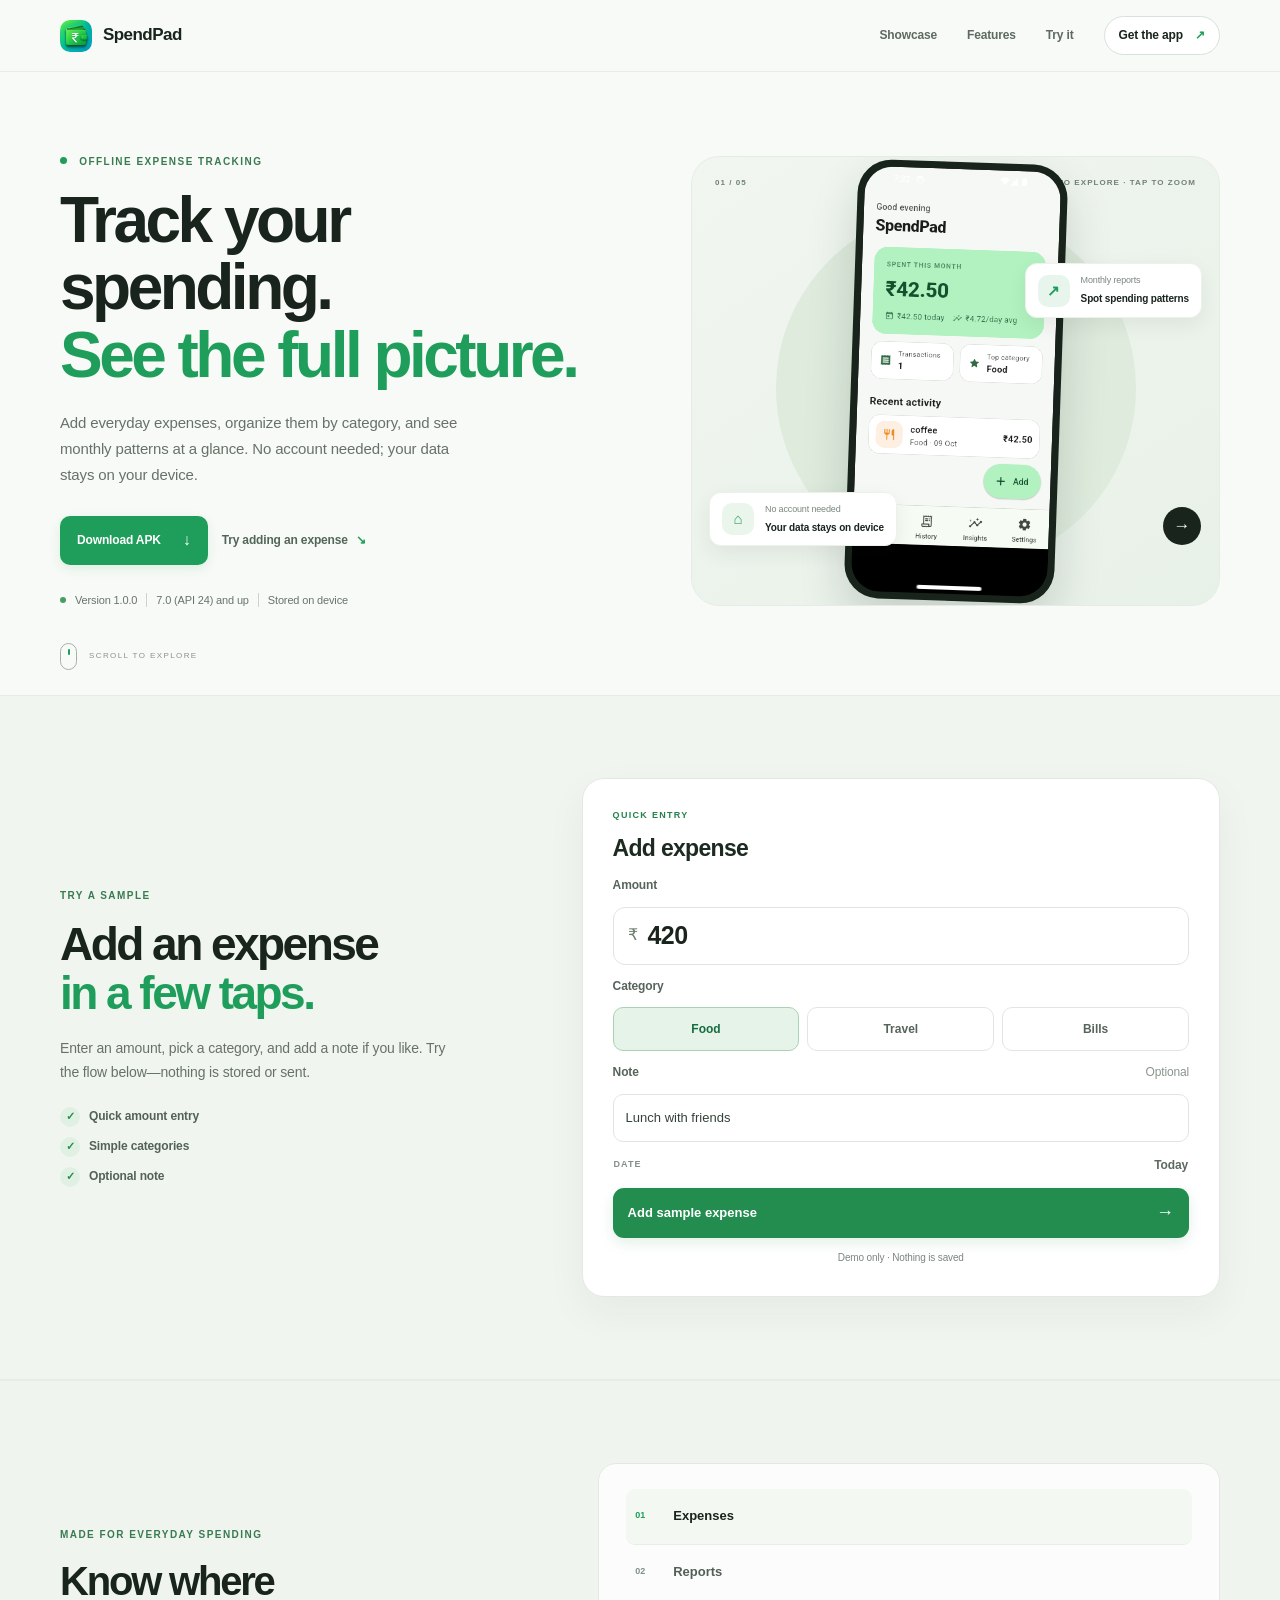
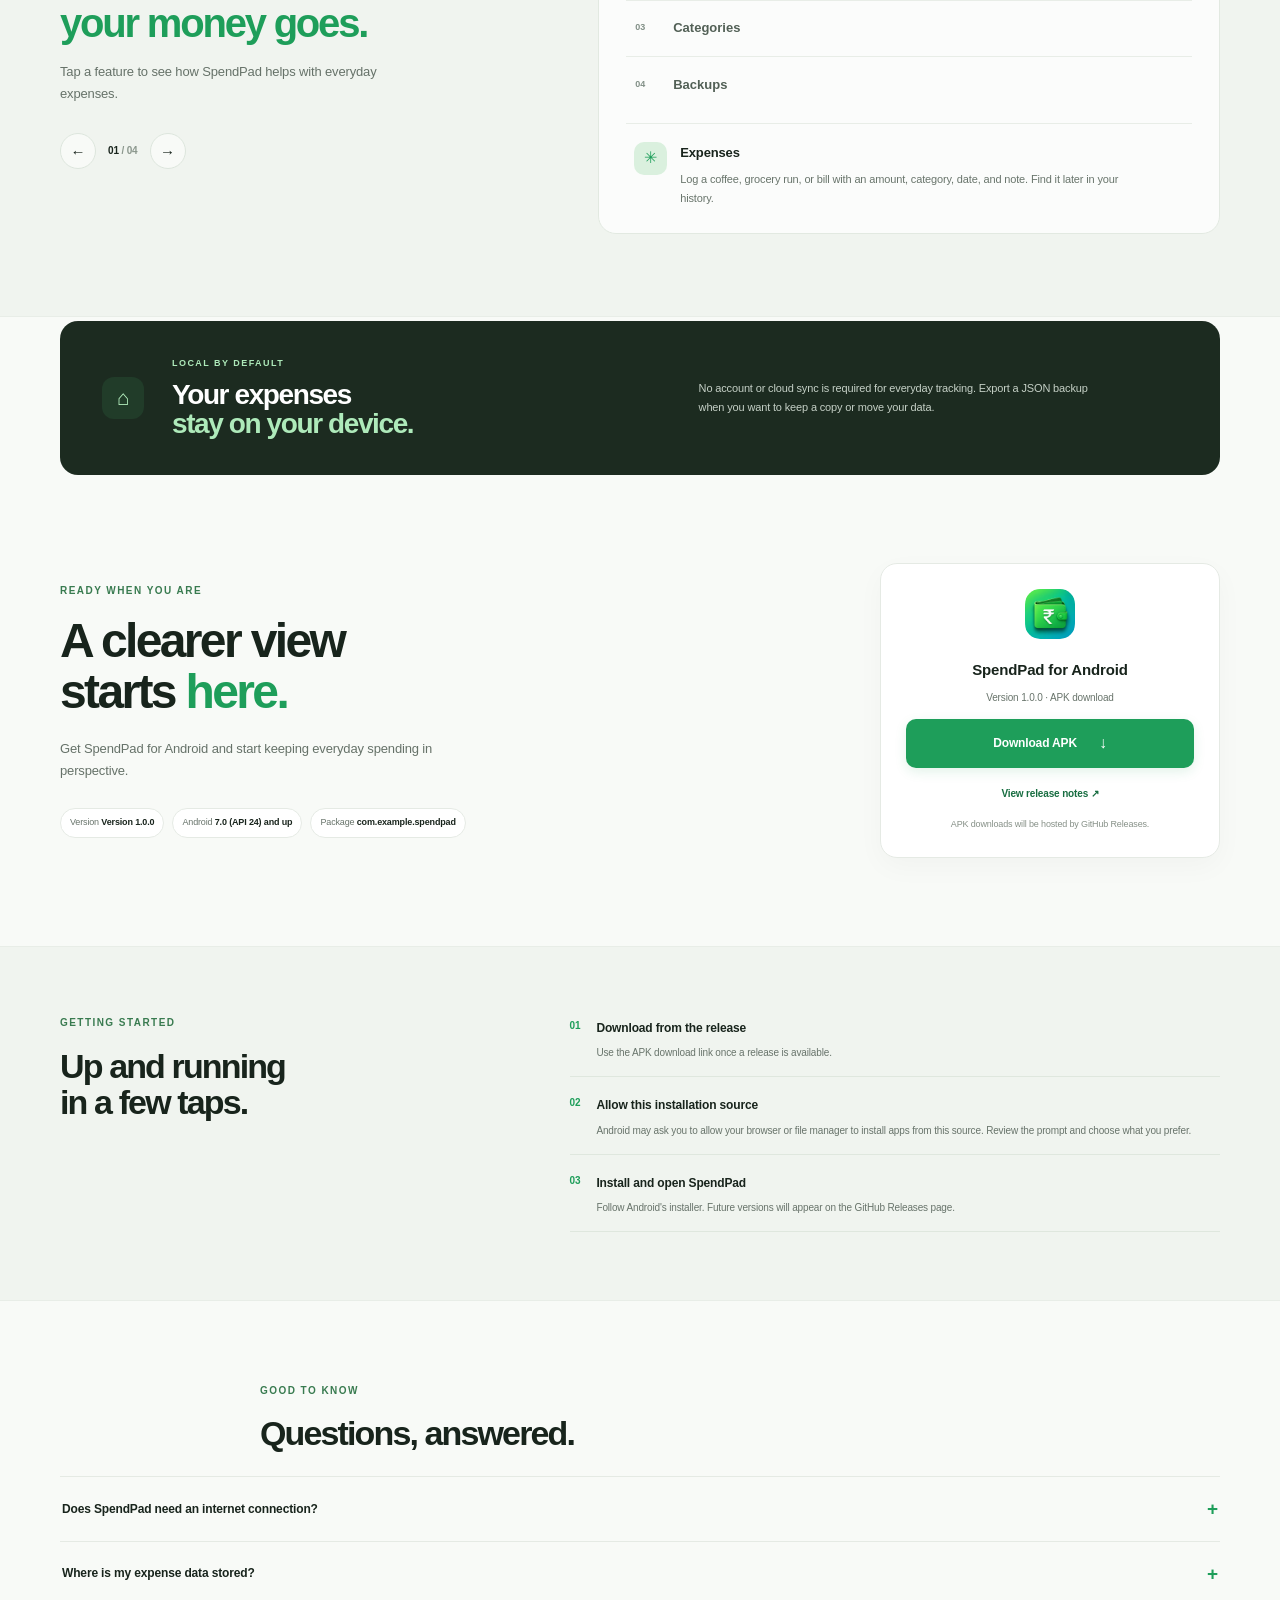
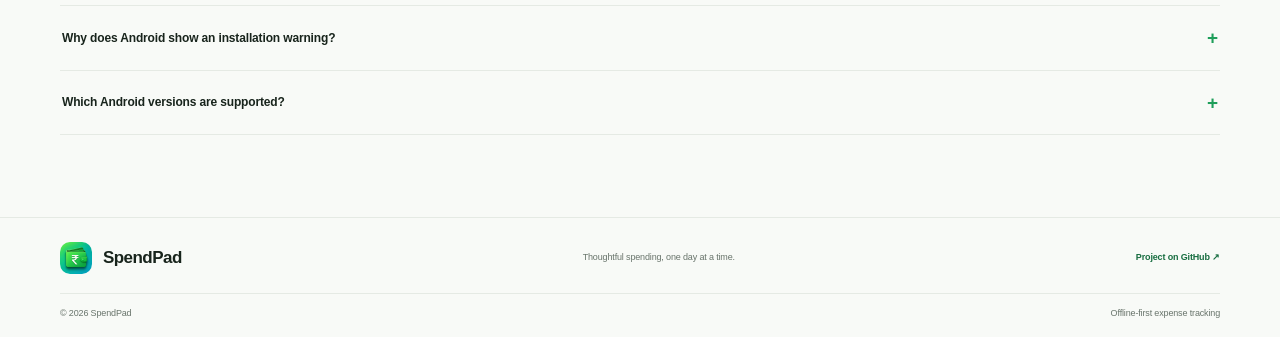
<file: download-site/index.html>
<!doctype html>
<html lang="en">
<head>
  <meta charset="utf-8">
  <meta name="viewport" content="width=device-width, initial-scale=1">
  <meta name="theme-color" content="#f6f8f5">
  <meta name="description" content="Track everyday expenses, see category and monthly spending patterns, and keep your data on your device with SpendPad.">
  <meta property="og:type" content="website">
  <meta property="og:title" content="SpendPad — Simple offline expense tracking">
  <meta property="og:description" content="Track everyday expenses, see category and monthly spending patterns, and keep your data on your device.">
  <meta name="twitter:card" content="summary">
  <title>SpendPad — Simple offline expense tracking</title>
  <link rel="icon" href="assets/app_icon.png">
  <link rel="stylesheet" href="styles.css">
  <script type="module" src="script.js"></script>
</head>
<body>
  <header class="topbar">
    <a class="brand" href="#showcase" aria-label="SpendPad home"><img src="assets/app_icon.png" alt=""><span>SpendPad</span></a>
    <button class="menu-toggle" aria-expanded="false" aria-controls="nav" aria-label="Open navigation"><span></span><span></span></button>
    <nav id="nav" aria-label="Main navigation"><a href="#showcase">Showcase</a><a href="#features">Features</a><a href="#try-it">Try it</a><a class="nav-download" data-apk href="#download">Get the app <span>↗</span></a></nav>
  </header>
  <main>
    <section class="hero wrap" id="showcase">
      <div class="hero-copy reveal">
        <p class="eyebrow"><span class="live-dot"></span> OFFLINE EXPENSE TRACKING</p>
        <h1>Track your spending.<br><em>See the full picture.</em></h1>
        <p class="lede">Add everyday expenses, organize them by category, and see monthly patterns at a glance. No account needed; your data stays on your device.</p>
        <div class="hero-actions"><a class="button primary" data-apk href="#download">Download APK <span>↓</span></a><a class="hero-explore" href="#try-it">Try adding an expense <span>↘</span></a></div>
        <div class="release-line"><span class="release-dot"></span><span data-version>Version 1.0.0</span><span class="line-divider"></span><span data-compatibility>Android 7.0 and up</span><span class="line-divider"></span><span>Stored on device</span></div>
      </div>
      <div class="hero-preview reveal" aria-label="SpendPad app screen preview">
        <div class="preview-note"><span>01 / 05</span><span>SWIPE TO EXPLORE · TAP TO ZOOM</span></div>
        <div class="device"><button class="device-screen" type="button" aria-label="Open home dashboard screenshot"><img id="hero-shot" src="assets/screenshots/01-home.png" alt="SpendPad home dashboard showing monthly spending and recent activity" width="320" height="640" decoding="async" fetchpriority="high"></button></div>
        <div class="float-tag tag-top"><span class="tag-icon">↗</span><span><small>Monthly reports</small><b>Spot spending patterns</b></span></div>
        <div class="float-tag tag-bottom"><span class="tag-icon mint">⌂</span><span><small>No account needed</small><b>Your data stays on device</b></span></div>
        <button class="preview-next" aria-label="Next app screen">→</button>
      </div>
      <a class="scroll-cue" href="#features"><span></span> SCROLL TO EXPLORE</a>
    </section>

    <section class="entry-demo-section" id="try-it"><div class="wrap entry-demo-layout">
      <div class="entry-demo-copy reveal"><p class="eyebrow">TRY A SAMPLE</p><h2>Add an expense<br><em>in a few taps.</em></h2><p>Enter an amount, pick a category, and add a note if you like. Try the flow below—nothing is stored or sent.</p><ul><li>Quick amount entry</li><li>Simple categories</li><li>Optional note</li></ul></div>
      <div class="entry-demo-card reveal"><form class="entry-demo" id="entry-demo" aria-label="Interactive sample expense entry">
        <div class="demo-fields">
          <p class="demo-kicker">QUICK ENTRY</p><h2>Add expense</h2>
          <label class="demo-amount-label" for="demo-amount">Amount</label>
          <div class="demo-amount"><span>₹</span><input id="demo-amount" type="number" inputmode="decimal" min="0.01" step="0.01" value="420" aria-label="Expense amount in rupees"></div>
          <span class="demo-label">Category</span>
          <div class="demo-categories" role="group" aria-label="Choose expense category"><button type="button" class="selected" aria-pressed="true">Food</button><button type="button" aria-pressed="false">Travel</button><button type="button" aria-pressed="false">Bills</button></div>
          <label class="demo-label" for="demo-note">Note <span>Optional</span></label>
          <input class="demo-note" id="demo-note" type="text" value="Lunch with friends" maxlength="40">
          <div class="demo-date"><span>DATE</span><b>Today</b></div>
          <button class="demo-save" type="submit">Add sample expense <span>→</span></button>
          <p class="demo-footnote">Demo only · Nothing is saved</p>
        </div>
        <div class="demo-success" hidden><span class="success-check">✓</span><p class="demo-kicker">SAMPLE ADDED</p><h2>Expense saved</h2><p><b data-demo-saved-amount>₹420</b> · <span data-demo-saved-category>Food</span></p><p class="demo-disclaimer">Demo only · nothing was saved</p><button class="demo-again" type="button">Try another</button></div>
      </form></div>
    </div></section>


    <section class="feature-band" id="features"><div class="wrap feature-layout">
      <div class="feature-intro reveal"><p class="eyebrow">MADE FOR EVERYDAY SPENDING</p><h2>Know where<br><em>your money goes.</em></h2><p>Tap a feature to see how SpendPad helps with everyday expenses.</p><div class="feature-controls"><button data-feature-prev aria-label="Previous feature">←</button><span data-feature-count>01 <i>/ 04</i></span><button data-feature-next aria-label="Next feature">→</button></div></div>
      <div class="feature-detail reveal"><div class="feature-tabs" role="tablist" aria-label="SpendPad features">
        <button class="feature-tab active" role="tab" aria-selected="true" aria-controls="feature-panel" tabindex="0" data-index="0"><span>01</span><b>Expenses</b></button>
        <button class="feature-tab" role="tab" aria-selected="false" aria-controls="feature-panel" tabindex="-1" data-index="1"><span>02</span><b>Reports</b></button>
        <button class="feature-tab" role="tab" aria-selected="false" aria-controls="feature-panel" tabindex="-1" data-index="2"><span>03</span><b>Categories</b></button>
        <button class="feature-tab" role="tab" aria-selected="false" aria-controls="feature-panel" tabindex="-1" data-index="3"><span>04</span><b>Backups</b></button>
      </div><div class="feature-description" id="feature-panel" role="tabpanel" aria-live="polite"><span class="feature-mark">✳</span><div><h3 data-feature-title>Expenses</h3><p data-feature-description>Log a coffee, grocery run, or bill with an amount, category, date, and note. Find it later in your history.</p></div></div></div>
    </div></section>

    <section class="privacy-section"><div class="wrap privacy-card reveal"><div class="privacy-symbol">⌂</div><div><p class="eyebrow">LOCAL BY DEFAULT</p><h2>Your expenses<br><em>stay on your device.</em></h2></div><p>No account or cloud sync is required for everyday tracking. Export a JSON backup when you want to keep a copy or move your data.</p></div></section>

    <section class="download-section wrap" id="download"><div class="download-copy reveal"><p class="eyebrow">READY WHEN YOU ARE</p><h2>A clearer view<br>starts <em>here.</em></h2><p>Get SpendPad for Android and start keeping everyday spending in perspective.</p><div class="download-facts"><span>Version <b data-version>1.0.0</b></span><span>Android <b data-compatibility>5.0 and up</b></span><span>Package <b>com.example.spendpad</b></span></div></div><div class="download-card reveal"><img src="assets/app_icon.png" alt="SpendPad app icon"><h3>SpendPad for Android</h3><p data-release-status>Release is being prepared.</p><a class="button primary download-cta" data-apk href="#download">Download APK <span>↓</span></a><a class="release-link" data-release href="#download">View release notes ↗</a><p class="source-note">APK downloads will be hosted by GitHub Releases.</p></div></section>

    <section class="install-section"><div class="wrap install-layout"><div><p class="eyebrow">GETTING STARTED</p><h2>Up and running<br>in a few taps.</h2></div><ol class="install-steps"><li><span>01</span><div><b>Download from the release</b><p>Use the APK download link once a release is available.</p></div></li><li><span>02</span><div><b>Allow this installation source</b><p>Android may ask you to allow your browser or file manager to install apps from this source. Review the prompt and choose what you prefer.</p></div></li><li><span>03</span><div><b>Install and open SpendPad</b><p>Follow Android's installer. Future versions will appear on the GitHub Releases page.</p></div></li></ol></div></section>

    <section class="faq-section wrap"><div class="section-heading"><div><p class="eyebrow">GOOD TO KNOW</p><h2>Questions, answered.</h2></div></div><div class="faq-list"><details><summary>Does SpendPad need an internet connection?<span>+</span></summary><p>Expense tracking and local storage work offline. Internet access may be used by Android or the selected source when downloading an update.</p></details><details><summary>Where is my expense data stored?<span>+</span></summary><p>SpendPad stores expenses on your device. You can export a JSON backup and manage that file yourself.</p></details><details><summary>Why does Android show an installation warning?<span>+</span></summary><p>Android may show security prompts for apps installed outside an app store. Check that the APK came from the linked SpendPad GitHub Release before continuing.</p></details><details><summary>Which Android versions are supported?<span>+</span></summary><p>The current APK reports minimum SDK API 24 (Android 7.0). Actual availability can depend on the device and Android version.</p></details></div></section>
  </main>
  <aside class="mobile-download" aria-label="Quick app download" aria-hidden="true" inert><span class="mobile-download-app"><img src="assets/app_icon.png" alt=""><span><b>SpendPad</b><small><span data-version>Version 1.0.0</span> · Android</small></span></span><a class="mobile-download-button" data-apk href="#download">Download <span aria-hidden="true">↓</span></a></aside>
  <footer><div class="wrap footer-inner"><a class="brand" href="#showcase"><img src="assets/app_icon.png" alt=""><span>SpendPad</span></a><span>Thoughtful spending, one day at a time.</span><a href="https://github.com/kavi617/spendpad">Project on GitHub ↗</a></div><div class="wrap footer-bottom"><span>© <span data-year></span> SpendPad</span><span>Offline-first expense tracking</span></div></footer>

  <dialog class="lightbox" aria-label="Screenshot viewer"><button class="lightbox-close" aria-label="Close screenshot">×</button><button class="lightbox-arrow prev" aria-label="Previous screenshot">←</button><img alt=""><button class="lightbox-arrow next" aria-label="Next screenshot">→</button><p></p></dialog>
</body>
</html>
</file>
<file: download-site/styles.css>
/* System font stack keeps the showcase quick and independent of font CDNs. */
:root{--green:#1e9e5a;--green-dark:#176d40;--mint:#adf0bb;--ink:#17251b;--muted:#647168;--paper:#f6f8f5;--surface:#fff;--line:#e1e7e0;--radius:20px;--font:'DM Sans',sans-serif;--display:'Manrope','DM Sans',sans-serif}*{box-sizing:border-box}html{scroll-behavior:smooth;scroll-padding-top:88px}body{margin:0;background:var(--paper);color:var(--ink);font-family:var(--font);-webkit-font-smoothing:antialiased}button,a{font:inherit}a{color:inherit;text-decoration:none}button{color:inherit}.wrap{width:min(1140px,calc(100% - 64px));margin-inline:auto}.topbar{height:78px;padding:0 max(32px,calc((100% - 1140px)/2));display:flex;align-items:center;justify-content:space-between;background:rgba(246,248,245,.92);position:sticky;top:0;z-index:10;border-bottom:1px solid rgba(225,231,224,.8);backdrop-filter:blur(14px)}.brand{display:inline-flex;gap:11px;align-items:center;font-family:var(--display);font-weight:800;font-size:18px;letter-spacing:-.7px}.brand img{width:34px;height:34px;border-radius:11px}nav{display:flex;gap:34px;align-items:center;font-size:13px;font-weight:600;color:#526056}nav a{transition:color .2s}nav a:hover{color:var(--green)}nav .nav-download{border:1px solid #cbd5cb;padding:10px 14px;border-radius:999px;color:var(--ink)}nav .nav-download span{margin-left:9px;color:var(--green)}.menu-toggle{display:none}.hero{min-height:650px;padding-top:98px;padding-bottom:90px;display:grid;grid-template-columns:1.03fr .97fr;align-items:center;position:relative;gap:48px}.eyebrow{font-size:10px;font-weight:700;letter-spacing:1.7px;color:var(--green-dark);margin:0 0 20px}.live-dot,.release-dot{display:inline-block;width:7px;height:7px;border-radius:100%;background:var(--green);margin-right:8px;vertical-align:1px}h1,h2,h3,p{margin-top:0}h1,h2{font-family:var(--display);letter-spacing:-2.8px;line-height:1.09}h1{font-size:clamp(44px,5.3vw,68px);margin-bottom:23px}h1 em,h2 em{font-style:normal;color:var(--green)}.lede{font-size:16px;line-height:1.8;color:var(--muted);max-width:430px;margin-bottom:30px}.hero-actions{display:flex;gap:12px;align-items:center}.button{display:inline-flex;align-items:center;justify-content:center;gap:25px;padding:14px 19px;border-radius:12px;font-size:13px;font-weight:700;transition:transform .2s,box-shadow .2s,background .2s}.button:hover{transform:translateY(-2px)}.button:active{transform:translateY(1px)}.button.primary{background:var(--green);color:white;box-shadow:0 7px 18px #1e9e5a25}.button.primary:hover{background:var(--green-dark);box-shadow:0 9px 23px #1e9e5a38}.button.secondary{background:white;border:1px solid var(--line)}.button span{font-size:16px}.release-line{display:flex;align-items:center;gap:10px;margin-top:34px;font-size:12px;color:var(--muted)}.line-divider{width:1px;height:14px;background:#ccd5cc}.release-dot{width:6px;height:6px;margin:0}.hero-preview{height:480px;position:relative;display:flex;align-items:center;justify-content:center}.hero-preview:before{content:'';position:absolute;width:450px;height:450px;border-radius:50%;background:#e7f0e6;right:2%;top:3%}.device{position:relative;width:260px;padding:8px;background:#18241b;border-radius:39px;box-shadow:0 28px 55px #13271a30;transform:rotate(3deg);z-index:1}.device-screen{border-radius:32px;overflow:hidden;background:white;aspect-ratio:9/19.5}.device-screen img{display:block;width:100%;height:100%;object-fit:cover}.preview-note{position:absolute;top:0;left:0;right:0;display:flex;justify-content:space-between;color:#829086;font-size:9px;letter-spacing:1.2px;font-weight:700}.float-tag{position:absolute;z-index:2;display:flex;align-items:center;gap:11px;background:white;border:1px solid #edf0ec;border-radius:14px;padding:12px 15px;box-shadow:0 10px 28px #1f312515}.float-tag small,.float-tag b{display:block}.float-tag small{color:#7a867d;font-size:10px;margin-bottom:3px}.float-tag b{font-size:11px}.tag-top{top:112px;right:0}.tag-bottom{bottom:84px;left:0}.tag-icon{height:32px;width:32px;border-radius:10px;background:#e8f5ec;color:var(--green);display:grid;place-items:center;font-weight:800}.tag-icon.mint{background:#eaf6eb}.preview-next{z-index:3;position:absolute;right:6px;bottom:91px;border:0;width:43px;height:43px;border-radius:50%;background:var(--ink);color:white;cursor:pointer;font-size:19px;transition:transform .2s}.preview-next:hover{transform:translateX(3px)}.scroll-cue{position:absolute;left:0;bottom:28px;font-size:9px;letter-spacing:1.7px;color:#89938b;display:flex;align-items:center;gap:12px}.scroll-cue span{height:27px;width:17px;border:1px solid #a5b0a6;border-radius:99px;position:relative}.scroll-cue span:after{content:'';position:absolute;top:5px;left:7px;background:var(--green);width:2px;height:6px;border-radius:4px;animation:scroll 1.4s infinite}@keyframes scroll{to{transform:translateY(7px);opacity:0}}.feature-band{background:#eef3ed;padding:95px 0}.feature-layout{display:grid;grid-template-columns:.82fr 1.18fr;gap:100px;align-items:center}.feature-intro h2,.section-heading h2,.privacy-card h2,.download-copy h2,.install-layout h2{font-size:42px;margin-bottom:20px}.feature-intro>p:not(.eyebrow){color:var(--muted);font-size:14px;line-height:1.8;max-width:360px}.feature-controls{margin-top:39px;display:flex;align-items:center;gap:15px}.feature-controls button,.gallery-arrow,.lightbox-arrow{width:38px;height:38px;border:1px solid #d7dfd6;border-radius:50%;background:transparent;cursor:pointer;transition:all .2s}.feature-controls button:hover,.gallery-arrow:hover{background:var(--green);color:white;border-color:var(--green)}.feature-controls span{font-size:11px;font-weight:700}.feature-controls i{font-style:normal;color:#8b978d}.feature-tabs{border-top:1px solid #d8e0d7}.feature-tab{width:100%;height:65px;background:transparent;border:0;border-bottom:1px solid #d8e0d7;display:grid;grid-template-columns:48px 1fr 30px;text-align:left;align-items:center;padding:0 5px;cursor:pointer;color:#829087;transition:all .2s}.feature-tab span{font-size:10px;font-weight:700}.feature-tab b{font-size:15px;color:#758178;font-weight:600;transition:color .2s}.feature-tab i{font-style:normal;font-size:19px}.feature-tab.active b,.feature-tab:hover b{color:var(--ink)}.feature-tab.active{color:var(--green)}.feature-tab.active i{color:var(--green);transform:rotate(45deg)}.feature-description{display:flex;gap:16px;align-items:flex-start;margin-top:28px;min-height:90px}.feature-mark{height:37px;width:37px;border-radius:12px;background:#daf0de;display:grid;place-items:center;color:var(--green);font-size:18px}.feature-description h3{font-family:var(--display);font-size:15px;margin:1px 0 7px}.feature-description p{font-size:12px;line-height:1.7;color:var(--muted);max-width:440px;margin:0}.gallery-section{padding-top:105px;padding-bottom:110px}.section-heading{display:flex;justify-content:space-between;align-items:end;margin-bottom:38px}.section-heading h2{margin:0;font-size:38px}.section-heading>p{color:var(--muted);font-size:12px;line-height:1.7;margin:0 0 5px}.gallery-stage{position:relative;background:#edf2ec;border-radius:24px;min-height:340px;display:flex;align-items:center;justify-content:center;padding:32px 70px 55px;overflow:hidden}.gallery-stage:before{content:'';position:absolute;border:1px solid #dce5dc;width:440px;height:440px;border-radius:50%;left:50%;top:50%;transform:translate(-50%,-42%)}.gallery-image{position:relative;border:6px solid #18241b;background:#fff;padding:0;border-radius:26px;height:330px;aspect-ratio:9/19.5;overflow:hidden;box-shadow:0 18px 35px #17251b25;cursor:zoom-in;transition:opacity .2s,transform .2s}.gallery-image img{height:100%;width:100%;object-fit:cover}.gallery-arrow{position:absolute;z-index:2;background:white}.gallery-arrow.prev{left:24px}.gallery-arrow.next{right:24px}.gallery-caption{position:absolute;bottom:19px;left:26px;right:26px;display:flex;justify-content:space-between;font-size:11px;font-weight:600;color:#546257}.gallery-caption span:last-child{color:#849087}.thumbnails{display:flex;gap:10px;margin-top:15px;overflow:auto;padding:3px 0 8px}.thumb{flex:1;min-width:120px;height:74px;border:2px solid transparent;border-radius:12px;padding:0;overflow:hidden;background:#eaf0e9;cursor:pointer;transition:border .2s,transform .2s}.thumb img{width:100%;height:100%;object-fit:cover;object-position:top}.thumb:hover{transform:translateY(-2px)}.thumb[aria-selected=true]{border-color:var(--green)}.privacy-section{padding:20px 0 100px}.privacy-card{background:#17261c;color:white;border-radius:22px;padding:43px 54px;display:grid;grid-template-columns:55px 1fr 1fr;align-items:center;gap:25px}.privacy-symbol{width:49px;height:49px;border-radius:15px;background:#213c29;color:#b7f2c1;display:grid;place-items:center;font-size:25px}.privacy-card .eyebrow{color:#aeeaba;margin-bottom:12px}.privacy-card h2{font-size:30px;margin:0;letter-spacing:-1.4px}.privacy-card h2 em{color:#aeeaba}.privacy-card>p{font-size:12px;line-height:1.8;color:#bfcbc1;margin:0;max-width:400px}.download-section{padding:10px 0 105px;display:grid;grid-template-columns:1fr 360px;align-items:center;gap:90px}.download-copy h2{font-size:52px}.download-copy>p:not(.eyebrow){font-size:14px;color:var(--muted);max-width:410px;line-height:1.8}.download-facts{margin-top:32px;display:flex;flex-wrap:wrap;gap:9px}.download-facts span{font-size:10px;color:var(--muted);border:1px solid var(--line);padding:8px 10px;border-radius:999px}.download-facts b{color:var(--ink);font-weight:600}.download-card{background:white;border:1px solid var(--line);border-radius:20px;padding:26px;text-align:center;box-shadow:0 15px 40px #19331d0a}.download-card>img{width:55px;height:55px;border-radius:17px;margin-bottom:13px}.download-card h3{font-family:var(--display);font-size:16px;margin-bottom:8px}.download-card>p{color:var(--muted);font-size:11px}.download-cta{display:flex;width:100%;margin:16px 0 13px}.download-cta[aria-disabled=true]{opacity:.52;cursor:not-allowed;box-shadow:none}.release-link{font-size:11px;font-weight:600;color:var(--green-dark)}.source-note{margin:19px 0 0!important;font-size:10px!important;color:#879188!important}.install-section{padding:80px 0;background:#edf3ec}.install-layout{display:grid;grid-template-columns:.8fr 1.2fr;gap:100px}.install-layout h2{font-size:37px}.install-steps{padding:0;margin:0;list-style:none}.install-steps li{display:flex;gap:20px;padding:18px 0;border-bottom:1px solid #d8e1d7}.install-steps li:first-child{padding-top:0}.install-steps li>span{font-size:10px;color:var(--green);font-weight:700;padding-top:3px}.install-steps b{font-size:13px}.install-steps p{margin:6px 0 0;color:var(--muted);font-size:11px;line-height:1.6}.faq-section{padding:100px 0}.faq-section .section-heading{margin-bottom:25px}.faq-section .section-heading h2{font-size:36px}.faq-list{border-top:1px solid var(--line)}.faq-list details{border-bottom:1px solid var(--line)}.faq-list summary{cursor:pointer;list-style:none;padding:20px 3px;font-size:13px;font-weight:600;display:flex;justify-content:space-between;align-items:center}.faq-list summary::-webkit-details-marker{display:none}.faq-list summary span{color:var(--green);font-size:19px;transition:transform .2s}.faq-list details[open] summary span{transform:rotate(45deg)}.faq-list details p{font-size:12px;color:var(--muted);line-height:1.7;max-width:690px;margin:0;padding:0 25px 20px 3px}footer{border-top:1px solid var(--line);padding:27px 0 18px}.footer-inner,.footer-bottom{display:flex;align-items:center;justify-content:space-between}.footer-inner>span,.footer-inner>a:last-child,.footer-bottom{font-size:10px;color:var(--muted)}.footer-inner>a:last-child{font-weight:600;color:var(--green-dark)}.footer-bottom{border-top:1px solid var(--line);padding-top:15px;margin-top:22px}.lightbox{border:0;padding:48px;background:#101711eb;color:white;border-radius:20px;max-width:min(92vw,600px);max-height:94vh;overflow:visible}.lightbox::backdrop{background:#101711d9;backdrop-filter:blur(5px)}.lightbox img{display:block;max-height:78vh;max-width:min(72vw,460px);border-radius:10px}.lightbox p{text-align:center;margin:12px 0 0;font-size:12px}.lightbox-close{position:absolute;right:8px;top:8px;border:0;background:transparent;color:white;font-size:28px;cursor:pointer}.lightbox-arrow{position:absolute;top:50%;background:#ffffff22;color:white;border-color:#ffffff50}.lightbox-arrow.prev{left:-52px}.lightbox-arrow.next{right:-52px}.reveal{opacity:1;transform:none}.reveal.visible{animation:reveal-in .65s ease both}@keyframes reveal-in{from{opacity:0;transform:translateY(15px)}to{opacity:1;transform:none}}:focus-visible{outline:3px solid #278a4f;outline-offset:4px;border-radius:4px}
@media(max-width:800px){.wrap{width:min(100% - 40px,600px)}.topbar{padding:0 20px;height:68px}.menu-toggle{display:flex;flex-direction:column;gap:5px;border:0;background:transparent;padding:9px}.menu-toggle span{width:21px;height:2px;background:var(--ink)}nav{display:none;position:absolute;top:67px;left:0;right:0;background:var(--paper);padding:18px 22px 22px;box-shadow:0 12px 20px #17251b12;flex-direction:column;align-items:stretch;gap:17px}nav.open{display:flex}nav .nav-download{text-align:center}.hero{grid-template-columns:1fr;gap:15px;padding-top:62px;padding-bottom:74px}.hero-copy{max-width:560px}.hero-preview{height:430px}.hero-preview:before{width:370px;height:370px;right:50%;transform:translateX(50%)}.device{width:220px}.tag-top{right:2%;top:83px}.tag-bottom{left:2%;bottom:55px}.preview-next{right:7%;bottom:63px}.scroll-cue{bottom:17px}.feature-band{padding:70px 0}.feature-layout{grid-template-columns:1fr;gap:33px}.feature-intro h2{font-size:36px}.feature-controls{margin-top:20px}.gallery-section{padding:75px 0}.section-heading{align-items:start;gap:18px;flex-direction:column}.section-heading h2{font-size:32px}.section-heading>p{margin:0}.gallery-stage{min-height:320px;padding-inline:55px}.gallery-image{height:300px}.gallery-arrow.prev{left:11px}.gallery-arrow.next{right:11px}.privacy-section{padding-bottom:75px}.privacy-card{padding:30px;grid-template-columns:48px 1fr;gap:19px}.privacy-card>p{grid-column:2}.privacy-card h2{font-size:26px}.download-section{padding-bottom:75px;grid-template-columns:1fr;gap:32px}.download-copy h2{font-size:44px}.download-card{max-width:420px;width:100%;margin:auto}.install-layout{grid-template-columns:1fr;gap:20px}.install-layout h2{font-size:33px}.faq-section{padding:75px 0}.footer-inner{flex-wrap:wrap;gap:18px}.footer-inner>span{display:none}}
@media(max-width:420px){h1{font-size:42px}.hero{padding-top:48px}.hero-actions{align-items:stretch;flex-direction:column}.hero-actions .button{justify-content:space-between}.hero-preview{height:390px}.device{width:195px}.float-tag{padding:9px 10px}.float-tag b{font-size:10px}.tag-top{right:-3px}.tag-bottom{left:-3px}.gallery-stage{min-height:285px;padding-inline:45px}.gallery-image{height:270px}.thumb{min-width:95px;height:62px}.privacy-card{grid-template-columns:1fr}.privacy-card>p{grid-column:auto}.privacy-card h2{font-size:25px}.footer-bottom{font-size:9px}}
@media(prefers-reduced-motion:reduce){*,*::before,*::after{scroll-behavior:auto!important;animation-duration:.01ms!important;animation-iteration-count:1!important;transition-duration:.01ms!important}.reveal{opacity:1;transform:none}}

/* Refined layout: stronger hierarchy, quieter surfaces, and clearer controls. */
:root{--green:#1e9e5a;--green-dark:#176d40;--mint:#adf0bb;--ink:#18241c;--muted:#68746b;--paper:#f8faf7;--surface:#fff;--line:#e5eae4;--font:Inter,-apple-system,BlinkMacSystemFont,"Segoe UI",sans-serif;--display:Inter,-apple-system,BlinkMacSystemFont,"Segoe UI",sans-serif}
body{font-size:15px;line-height:1.55;letter-spacing:-.01em}
.wrap{width:min(1160px,calc(100% - 72px))}
.topbar{height:72px;padding-inline:max(36px,calc((100% - 1160px)/2));background:rgba(248,250,247,.94);border-bottom:1px solid #e8ece7;backdrop-filter:blur(18px)}
.brand{font-size:17px;letter-spacing:-.55px}.brand img{width:32px;height:32px;border-radius:10px}
nav{gap:30px;color:#5e6a60;font-size:12px}nav a{transition:color .18s ease}nav .nav-download{padding:9px 14px;border-color:#d8e1d8;background:#fff}nav .nav-download:hover{border-color:#b7d8c1;color:var(--green-dark)}
h1,h2{letter-spacing:-.055em;line-height:1.06}h1{font-size:clamp(48px,5vw,66px);margin-bottom:20px}h2{font-size:clamp(34px,4vw,46px)}
.eyebrow{font-size:10px;letter-spacing:1.45px;margin-bottom:17px;color:#397b50}
.hero{min-height:620px;padding-top:82px;padding-bottom:86px;grid-template-columns:1.04fr .96fr;gap:58px}
.lede{font-size:15px;line-height:1.75;max-width:410px;color:#667269;margin-bottom:27px}
.button{min-height:46px;padding:12px 17px;border-radius:10px;font-size:12px;gap:22px}
.button.primary{box-shadow:0 4px 12px #1e9e5a20}.button.primary:hover{box-shadow:0 7px 18px #1e9e5a2b}.button.secondary{border-color:#e1e7e0;background:rgba(255,255,255,.72)}
.release-line{margin-top:27px;font-size:11px;gap:9px}.release-dot{background:#4a9d62}
.hero-preview{height:450px;border:1px solid #e6ece5;border-radius:28px;background:linear-gradient(145deg,#f1f6f0,#e8f1e8);overflow:hidden}
.hero-preview:before{width:360px;height:360px;right:50%;top:50%;transform:translate(50%,-48%);background:#deebdd}
.preview-note{left:23px;right:23px;top:20px;font-size:8px;color:#728176;letter-spacing:1.05px}
.device{width:228px;padding:7px;border-radius:34px;box-shadow:0 22px 46px #14271c2b;transform:rotate(2deg)}.device-screen{border-radius:28px}
.float-tag{border-color:#edf1ec;border-radius:12px;padding:10px 12px;box-shadow:0 7px 20px #17251b12}.float-tag small{font-size:9px}.float-tag b{font-size:10px}.tag-top{right:17px;top:106px}.tag-bottom{left:17px;bottom:59px}.preview-next{right:18px;bottom:60px;width:38px;height:38px;font-size:17px}
.scroll-cue{font-size:8px;letter-spacing:1.4px;bottom:25px}
.feature-band{padding:82px 0;background:#f0f4ef;border-block:1px solid #e8ede7}
.feature-layout{grid-template-columns:.84fr 1.16fr;gap:88px}.feature-intro h2{font-size:40px;margin-bottom:16px}.feature-intro>p:not(.eyebrow){font-size:13px;line-height:1.75;color:#667269}.feature-controls{margin-top:27px;gap:12px}.feature-controls button{width:36px;height:36px;background:#f8faf7;border-color:#dce5dc}.feature-controls span{font-size:10px}
.feature-detail{padding:25px 27px 22px;border:1px solid #e2e9e1;border-radius:18px;background:rgba(255,255,255,.74)}.feature-tabs{border-top:0}.feature-tab{height:56px;grid-template-columns:38px 1fr 24px;padding-inline:9px;border-bottom-color:#e8ede7}.feature-tab:last-child{border-bottom:0}.feature-tab b{font-size:13px;color:#526056}.feature-tab span{font-size:9px}.feature-tab i{font-size:17px}.feature-tab.active{background:#f3f8f3;border-radius:9px}.feature-description{border-top:1px solid #e8ede7;margin-top:10px;padding:18px 8px 0;min-height:88px;gap:13px}.feature-mark{width:33px;height:33px;border-radius:10px;font-size:16px}.feature-description h3{font-size:13px}.feature-description p{font-size:11px;line-height:1.7}
.gallery-section{padding-top:88px;padding-bottom:90px}.section-heading{margin-bottom:30px;align-items:end}.section-heading h2{font-size:36px}.section-heading>p{font-size:11px;color:#6c786e}
.gallery-stage{min-height:350px;border-radius:20px;background:#f0f4ef;border:1px solid #e7ece6;padding-bottom:53px}.gallery-stage:before{width:390px;height:390px;border-color:#dfe8de}.gallery-image{height:310px;border-width:5px;border-radius:23px;box-shadow:0 15px 30px #17251b20}.gallery-arrow{width:36px;height:36px;border-color:#dce4db;background:#fff;color:#536056}.gallery-caption{font-size:10px;left:22px;right:22px;bottom:16px}.thumbnails{gap:9px;margin-top:12px}.thumb{min-width:112px;height:69px;border-radius:9px;border-width:1px}.thumb[aria-selected=true]{border:2px solid var(--green)}
.privacy-section{padding:4px 0 84px}.privacy-card{grid-template-columns:48px 1fr .95fr;gap:22px;padding:36px 42px;border-radius:18px;background:#1c2b20}.privacy-symbol{width:42px;height:42px;border-radius:12px;font-size:21px}.privacy-card .eyebrow{font-size:9px;margin-bottom:9px}.privacy-card h2{font-size:28px;letter-spacing:-.05em}.privacy-card>p{font-size:11px;line-height:1.75;color:#c5d0c6}
.download-section{padding:4px 0 88px;grid-template-columns:1fr 340px;gap:72px}.download-copy h2{font-size:48px}.download-copy>p:not(.eyebrow){font-size:13px;line-height:1.75;color:#667269}.download-facts{margin-top:25px;gap:8px}.download-facts span{font-size:9px;padding:7px 9px;background:#fff;border-color:#e5eae4}.download-card{padding:25px;border-radius:17px;box-shadow:0 9px 28px #17251b08}.download-card>img{width:50px;height:50px;border-radius:15px}.download-card h3{font-size:15px}.download-card>p{font-size:10px}.download-cta{margin:14px 0 12px}.release-link{font-size:10px}.source-note{margin-top:15px!important;font-size:9px!important}
.install-section{padding:68px 0;background:#f0f4ef;border-block:1px solid #e8ede7}.install-layout{grid-template-columns:.8fr 1.2fr;gap:76px}.install-layout h2{font-size:34px}.install-steps li{gap:16px;padding:15px 0;border-color:#dfe7de}.install-steps b{font-size:12px}.install-steps p{font-size:10px;line-height:1.7}
.faq-section{padding:82px 0}.faq-section .section-heading h2{font-size:34px}.faq-list{border-top-color:#e5eae4}.faq-list summary{padding:17px 2px;font-size:12px}.faq-list details p{font-size:11px;line-height:1.7;padding-bottom:17px}
footer{padding:24px 0 16px}.footer-inner>span,.footer-inner>a:last-child,.footer-bottom{font-size:9px}.footer-bottom{margin-top:19px;padding-top:13px}
.lightbox{border-radius:16px;padding:40px}.lightbox img{border-radius:8px}.lightbox p{font-size:11px}
:focus-visible{outline:3px solid #278a4f;outline-offset:3px}
@media(max-width:800px){.wrap{width:min(100% - 40px,620px)}.topbar{padding-inline:20px}.hero{padding-top:54px;gap:12px;min-height:auto}.hero-preview{height:410px;margin-top:15px}.feature-band{padding:64px 0}.feature-layout{gap:26px}.feature-intro h2{font-size:35px}.feature-detail{padding:17px}.gallery-section{padding:68px 0}.section-heading h2{font-size:31px}.privacy-section{padding-bottom:63px}.privacy-card{padding:27px;grid-template-columns:42px 1fr;gap:17px}.privacy-card>p{grid-column:2}.privacy-card h2{font-size:25px}.download-section{padding-bottom:65px;gap:28px}.download-copy h2{font-size:42px}.install-section{padding:58px 0}.install-layout{gap:18px}.install-layout h2{font-size:32px}.faq-section{padding:65px 0}}
@media(max-width:420px){.wrap{width:calc(100% - 36px)}.topbar{height:64px;padding-inline:18px}.hero{padding-top:44px}.hero h1{font-size:40px}.lede{font-size:14px}.hero-preview{height:365px;border-radius:20px}.hero-preview:before{width:300px;height:300px}.device{width:185px}.tag-top{top:84px;right:7px}.tag-bottom{left:7px;bottom:47px}.float-tag{padding:8px}.float-tag b{font-size:9px}.preview-next{right:8px;bottom:48px}.feature-detail{padding:13px}.feature-tab{height:52px}.feature-description{padding-inline:3px}.gallery-stage{min-height:270px;padding:24px 43px 48px}.gallery-image{height:250px}.gallery-arrow{width:32px;height:32px}.gallery-arrow.prev{left:7px}.gallery-arrow.next{right:7px}.gallery-caption{left:13px;right:13px;font-size:9px}.thumb{min-width:88px;height:58px}.privacy-card{grid-template-columns:1fr;padding:24px;gap:14px}.privacy-card>p{grid-column:auto}.privacy-card h2{font-size:24px}.download-copy h2{font-size:39px}.download-facts{gap:6px}.download-facts span{font-size:8px}.footer-inner{gap:12px}.footer-inner>a:last-child{font-size:9px}}

/* Mobile conversion path: one thumb-ready download action stays close at hand. */
.hero-explore{font-size:12px;font-weight:600;color:#53665a;padding:10px 2px;transition:color .2s}.hero-explore span{margin-left:5px;color:var(--green)}.hero-explore:hover{color:var(--green-dark)}
.mobile-download{display:none}
@media(max-width:800px){.hero{padding-top:48px;padding-bottom:68px;gap:8px}.hero-actions{align-items:flex-start;gap:10px}.hero-actions .button.primary{min-width:205px;min-height:52px}.hero-explore{padding:9px 2px}.hero-preview{margin-top:10px}.scroll-cue{display:none}.mobile-download{position:fixed;z-index:20;left:14px;right:14px;bottom:calc(10px + env(safe-area-inset-bottom));display:flex;align-items:center;justify-content:space-between;gap:12px;padding:9px 10px 9px 12px;border:1px solid #e2e9e1;border-radius:15px;background:rgba(255,255,255,.97);box-shadow:0 8px 28px #15271c24;opacity:0;visibility:hidden;transform:translateY(12px);transition:opacity .2s ease,transform .2s ease,visibility .2s}.mobile-download.is-visible{opacity:1;visibility:visible;transform:none}.mobile-download-app{display:flex;align-items:center;gap:9px;min-width:0}.mobile-download-app>img{width:34px;height:34px;border-radius:10px}.mobile-download-app b,.mobile-download-app small{display:block}.mobile-download-app b{font-size:11px;line-height:1.3}.mobile-download-app small{font-size:9px;color:#68756b;margin-top:2px}.mobile-download-button{display:inline-flex;align-items:center;justify-content:center;gap:14px;min-width:136px;min-height:44px;padding:0 14px;border-radius:10px;background:var(--green);color:#fff;font-size:11px;font-weight:700;white-space:nowrap}.mobile-download-button[aria-disabled=true]{opacity:.55;pointer-events:none}body{padding-bottom:calc(76px + env(safe-area-inset-bottom))}}
@media(max-width:420px){.hero-actions{width:100%;align-items:stretch}.hero-actions .button.primary{width:100%;min-height:56px;font-size:13px}.hero-explore{text-align:center;font-size:11px}.mobile-download{left:10px;right:10px}.mobile-download-button{min-width:126px;min-height:46px}.feature-tabs{touch-action:pan-y}.gallery-arrow{min-width:40px;min-height:40px}.thumb{min-height:60px}}
@media(max-width:800px){.feature-tabs{display:flex;gap:8px;overflow-x:auto;overscroll-behavior-inline:contain;scroll-snap-type:x mandatory;scrollbar-width:thin;scrollbar-color:#b8c9b9 transparent;padding:0 0 8px;border:0}.feature-tab,.feature-tab:last-child{flex:0 0 auto;width:auto;min-width:104px;height:42px;display:flex;align-items:center;justify-content:center;gap:7px;padding:0 13px;border:1px solid #e0e8df;border-radius:999px;background:#fff;scroll-snap-align:start}.feature-tab span{font-size:8px;color:#849087}.feature-tab b{font-size:11px;white-space:nowrap}.feature-tab.active{background:#e8f4e9;border-color:#bedfc4}.feature-tab.active b,.feature-tab.active span{color:#176d40}.feature-description{min-height:80px;margin-top:13px;padding-top:15px}.feature-controls{display:none}.feature-intro>p:not(.eyebrow){max-width:440px}}
@media(max-width:420px){.feature-detail{padding:13px 11px}.feature-tabs{margin-right:-2px}.feature-tab,.feature-tab:last-child{min-width:96px;height:44px;padding-inline:11px}.feature-description{padding-inline:2px}.gallery-section .section-heading>p{font-size:10px}}
@media(max-width:800px){.menu-toggle{width:44px;height:44px;align-items:center;justify-content:center}.gallery-arrow{width:44px;height:44px}.preview-next{width:44px;height:44px}}
/* Keep the full 320×640 capture visible; extend only its Android nav area in the hero frame. */
.device{width:210px}.device-screen{position:relative;display:block;width:100%;height:425px;min-height:425px;padding:0;border:0;overflow:hidden;cursor:zoom-in;touch-action:pan-y;background:#000}.device-screen img{position:absolute;top:0;left:0;display:block;width:100%;height:auto;object-fit:contain;pointer-events:none;transition:opacity .22s ease,transform .22s ease}.device-screen.is-changing img{opacity:.15;transform:translateY(7px) scale(.99)}.device-screen::before{content:"";position:absolute;z-index:2;left:0;right:0;top:88.8%;height:3.5%;background:#000;pointer-events:none}.device-screen::after{content:"";position:absolute;z-index:3;left:50%;bottom:1%;width:33%;height:4px;transform:translateX(-50%);border-radius:99px;background:#fff;pointer-events:none;animation:gesture-settle .75s cubic-bezier(.2,.8,.2,1) both}@keyframes gesture-settle{from{transform:translate(-50%,-20px)}to{transform:translate(-50%,0)}}
.gallery-stage{min-height:390px;padding:20px 55px 48px}.gallery-image{height:320px;aspect-ratio:1/2;flex:0 0 auto}.gallery-image img{object-fit:contain}
@media(max-width:800px){.device{width:185px}.device-screen{height:371px;min-height:371px}.gallery-stage{min-height:365px;padding:20px 50px 48px}.gallery-image{height:290px}}
@media(max-width:420px){.hero-preview{height:400px}.gallery-stage{min-height:330px;padding:18px 43px 48px}.gallery-image{height:250px}}

/* Prominent, interactive sample entry section replaces the screenshot gallery. */
.entry-demo-section{padding:82px 0;background:#f1f5f0;border-block:1px solid #e6ece5}
.entry-demo-layout{display:grid;grid-template-columns:.82fr 1.18fr;gap:78px;align-items:center}
.entry-demo-copy h2{font-size:clamp(34px,4vw,46px);margin-bottom:18px}
.entry-demo-copy>p:not(.eyebrow){max-width:390px;color:#667269;font-size:14px;line-height:1.75}
.entry-demo-copy ul{list-style:none;margin:22px 0 0;padding:0;display:grid;gap:10px;color:#536258;font-size:12px;font-weight:600}
.entry-demo-copy li{display:flex;align-items:center;gap:9px}
.entry-demo-copy li::before{content:"✓";width:20px;height:20px;display:grid;place-items:center;border-radius:50%;background:#e0f1e3;color:#238c4f;font-size:11px;font-weight:800}
.entry-demo-card{padding:30px;border:1px solid #e1e9e0;border-radius:22px;background:#fff;box-shadow:0 16px 42px #17251b0d}
.entry-demo{position:relative;inset:auto;display:block;width:100%;padding:0;overflow:visible;border:0;border-radius:0;background:transparent;color:#1c2a20;font-family:Inter,-apple-system,BlinkMacSystemFont,"Segoe UI",sans-serif;text-align:left;animation:demo-appear .42s cubic-bezier(.2,.8,.2,1) both}
.entry-demo[hidden],.entry-demo [hidden]{display:none!important}
@keyframes demo-appear{from{opacity:0;transform:translateY(8px)}to{opacity:1;transform:translateY(0)}}
.demo-fields{display:grid;grid-template-columns:1fr 1fr;align-items:center;gap:12px 16px;padding:0}
.demo-kicker{grid-column:1/-1;font-size:9px;letter-spacing:1.3px;font-weight:800;color:#25834a;margin:0}
.demo-fields h2,.demo-success h2{grid-column:1/-1;font-size:23px;line-height:1.15;letter-spacing:-.7px;margin:0 0 3px;color:#1c2a20}
.demo-amount-label,.demo-label{font-size:12px;font-weight:700;color:#56645a}
.demo-amount{grid-column:1/-1;display:flex;align-items:center;gap:8px;padding:0 14px;min-height:58px;border:1px solid #dfe6df;border-radius:12px;background:#fff;color:#6c7b6f;font-size:16px}
.demo-amount input{width:100%;min-width:0;border:0;outline:0;background:transparent;color:#18241c;font-size:25px;font-weight:700;letter-spacing:-.5px}
.demo-amount input:focus-visible{outline:2px solid var(--green);outline-offset:2px;border-radius:3px}
.demo-amount input::-webkit-inner-spin-button,.demo-amount input::-webkit-outer-spin-button{-webkit-appearance:none;margin:0}
.demo-fields>.demo-label[for="demo-note"]{grid-column:1/-1}
.demo-categories{grid-column:1/-1;display:flex;gap:8px}
.demo-categories button{flex:1;min-width:0;min-height:44px;padding:0 10px;border:1px solid #e0e7df;border-radius:10px;background:#fff;color:#56645a;font-size:12px;font-weight:650;cursor:pointer;transition:background .18s,border-color .18s,color .18s,transform .18s}
.demo-categories button.selected{background:#e6f3e8;border-color:#a9d2b2;color:#176d40}
.demo-categories button:active{transform:scale(.97)}
.demo-note{grid-column:1/-1;height:48px;width:100%;padding:0 12px;border:1px solid #dfe6df;border-radius:10px;background:#fff;color:#344239;font-size:13px}
.demo-label span{float:right;color:#8a958c;font-weight:400}
.demo-date{grid-column:1/-1;display:flex;align-items:center;justify-content:space-between;padding:2px 1px;color:#5d6a60;font-size:12px}
.demo-date span{font-size:9px;font-weight:800;letter-spacing:1px;color:#829087}
.demo-save,.demo-again{grid-column:1/-1;min-height:50px;border:0;border-radius:11px;background:#238c4f;color:white;font-size:13px;font-weight:750;cursor:pointer;box-shadow:0 5px 14px #238c4f22;transition:background .2s,transform .2s}
.demo-save{display:flex;align-items:center;justify-content:space-between;padding:0 15px}
.demo-save:hover,.demo-again:hover{background:#176d40;transform:translateY(-1px)}
.demo-save span{font-size:18px}
.demo-footnote{grid-column:1/-1;margin:0;text-align:center;color:#7a867d;font-size:10px}
.demo-success{display:flex;min-height:360px;flex-direction:column;align-items:center;justify-content:center;gap:12px;text-align:center;padding:12px}
.success-check{width:52px;height:52px;display:grid;place-items:center;border-radius:50%;background:#e2f3e5;color:#22894d;font-size:26px;font-weight:800;animation:success-pop .35s cubic-bezier(.2,.8,.2,1) both}
.demo-success>p{margin:0;color:#66736a;font-size:13px}.demo-success>p b{color:#18241c;font-size:18px}.demo-success .demo-disclaimer{font-size:11px;color:#7a867d}
.demo-again{width:100%;margin-top:8px}
@keyframes success-pop{from{opacity:0;transform:scale(.7)}to{opacity:1;transform:scale(1)}}
.preview-next{transition:transform .22s,background .22s,box-shadow .22s}.preview-next:hover{transform:translateY(-2px);box-shadow:0 7px 18px #17251b30}.preview-next:active{transform:scale(.93)}
@media(max-width:800px){.entry-demo-section{padding:62px 0}.entry-demo-layout{grid-template-columns:1fr;gap:28px}.entry-demo-copy h2{font-size:36px}.entry-demo-copy>p:not(.eyebrow){max-width:560px}.entry-demo-copy ul{grid-template-columns:repeat(3,1fr);gap:8px}.entry-demo-copy li{font-size:10px}}
@media(max-width:420px){.entry-demo-section{padding:48px 0}.entry-demo-layout{gap:21px}.entry-demo-copy h2{font-size:32px}.entry-demo-copy ul{grid-template-columns:1fr;gap:7px;margin-top:15px}.entry-demo-card{padding:19px 16px;border-radius:17px}.demo-fields{gap:10px 12px}.demo-amount{min-height:54px}.demo-categories button{min-height:46px;font-size:11px}.demo-save{min-height:52px}.demo-success{min-height:300px}}

/* Keep page content readable if the animation module fails to load. */
.reveal{opacity:1;transform:none}

/* Mobile refinements: comfortable spacing, readable metadata, and touch-sized controls. */
@media(max-width:600px){
  html{scroll-padding-top:72px}
  .wrap{width:calc(100% - 36px)}
  .topbar{height:64px;padding-inline:18px}
  nav{top:63px;padding:14px 18px 20px;gap:8px}
  nav a{min-height:46px;display:flex;align-items:center;padding:0 10px}
  nav .nav-download{justify-content:center;margin-top:3px}
  .hero{padding:38px 0 48px;gap:4px}
  .hero h1{font-size:clamp(36px,10vw,46px);letter-spacing:-2px;line-height:1.06}
  .eyebrow{font-size:9px;letter-spacing:1.35px;margin-bottom:14px}
  .lede{font-size:14px;line-height:1.7;margin-bottom:20px}
  .hero-actions{display:grid;grid-template-columns:1fr;gap:7px}
  .hero-actions .button.primary{width:100%;min-height:50px;justify-content:center}
  .hero-explore{min-height:42px;display:flex;align-items:center;justify-content:center}
  .release-line{flex-wrap:wrap;gap:7px 9px;margin-top:17px;font-size:10px}
  .hero-preview{height:370px;margin-top:6px;overflow:hidden}
  .hero-preview:before{width:min(82vw,320px);height:min(82vw,320px);right:50%;top:9%;transform:translateX(50%)}
  .preview-note{top:8px;font-size:8px;letter-spacing:.7px}
  .device{width:174px}
  .device-screen{height:351px;min-height:351px}
  .float-tag{gap:7px;padding:8px 9px;border-radius:11px}
  .float-tag small{font-size:8px}.float-tag b{font-size:9px}
  .tag-icon{width:27px;height:27px}
  .tag-top{right:0;top:66px}.tag-bottom{left:0;bottom:34px}
  .preview-next{right:3px;bottom:40px;width:40px;height:40px}
  .entry-demo-section,.feature-band,.install-section{padding-block:48px}
  .entry-demo-layout{gap:20px}
  .entry-demo-copy h2,.feature-intro h2,.install-layout h2{font-size:32px;letter-spacing:-1.5px}
  .entry-demo-copy>p:not(.eyebrow),.feature-intro>p:not(.eyebrow){font-size:13px;line-height:1.7}
  .entry-demo-copy ul{grid-template-columns:1fr;gap:6px;margin-top:13px}
  .entry-demo-copy li{font-size:11px}
  .entry-demo-card{padding:18px 15px}
  .demo-fields{grid-template-columns:1fr;gap:10px}
  .demo-categories{gap:7px}
  .demo-categories button{min-height:44px;padding-inline:6px}
  .feature-layout{gap:20px}
  .feature-detail{padding:14px 12px}
  .feature-tab,.feature-tab:last-child{min-height:44px;min-width:94px;padding-inline:10px}
  .feature-description{gap:11px;min-height:0;padding:13px 2px 2px}
  .feature-description p{font-size:12px}
  .privacy-section{padding:12px 0 48px}
  .privacy-card{grid-template-columns:40px 1fr;gap:13px;padding:22px 19px;border-radius:18px}
  .privacy-symbol{width:40px;height:40px;border-radius:12px;font-size:21px}
  .privacy-card h2{font-size:23px;letter-spacing:-1px;line-height:1.15}
  .privacy-card>p{grid-column:1/-1;font-size:12px}
  .download-section{padding:0 0 50px;gap:20px}
  .download-copy h2{font-size:40px;letter-spacing:-2px}
  .download-copy>p:not(.eyebrow){font-size:13px}
  .download-facts{gap:7px;margin-top:18px}
  .download-facts span{font-size:10px;padding:7px 9px}
  .download-card{padding:21px 17px}
  .download-cta{min-height:48px}
  .install-layout{gap:12px}
  .install-steps li{gap:13px;padding:14px 0}
  .install-steps b{font-size:12px}
  .install-steps p{font-size:11px}
  .faq-section{padding:50px 0}
  .faq-section .section-heading{margin-bottom:17px}
  .faq-section .section-heading h2{font-size:30px;letter-spacing:-1.4px}
  .faq-list summary{min-height:54px;gap:12px;padding:13px 2px;font-size:12px}
  .faq-list details p{font-size:12px;padding:0 12px 16px 2px}
  footer{padding:20px 0 15px}
  .footer-inner{display:grid;grid-template-columns:1fr auto;gap:14px}
  .footer-inner>a:last-child{font-size:10px}
  .footer-bottom{font-size:9px;gap:10px}
  .lightbox{padding:42px 32px}
  .lightbox-arrow.prev{left:-28px}.lightbox-arrow.next{right:-28px}
}
@media(max-width:360px){
  .wrap{width:calc(100% - 28px)}
  .hero h1{font-size:35px}
  .hero-preview{height:345px}
  .device{width:158px}
  .device-screen{height:318px;min-height:318px}
  .float-tag{max-width:145px}
  .feature-tab,.feature-tab:last-child{min-width:86px;padding-inline:8px}
  .download-copy h2{font-size:36px}
  .footer-inner{grid-template-columns:1fr}
}

/* The mobile hero becomes a deliberate vertical sequence: copy, actions, then preview. */
@media(max-width:600px){
  .hero{display:flex;flex-direction:column;align-items:stretch;gap:0;padding-top:30px;padding-bottom:32px}
  .hero-copy{width:100%;max-width:none}
  .hero h1{max-width:12ch;margin-bottom:16px;font-size:clamp(36px,9.5vw,46px)}
  .lede{max-width:36ch;margin-bottom:17px}
  .hero-actions{display:flex;flex-direction:column;align-items:stretch;gap:5px}
  .hero-actions .button.primary{width:100%;min-height:52px}
  .hero-explore{min-height:44px}
  .release-line{margin-top:13px;line-height:1.5}
  .hero-preview{order:2;width:100%;height:390px;margin-top:22px;border-radius:22px}
  .device{width:166px}
  .device-screen{height:334px;min-height:334px}
  .tag-top{right:8px;top:82px}.tag-bottom{left:8px;bottom:42px}
  .preview-next{right:10px;bottom:45px}
}

/* Prevent intrinsic grid widths from pushing mobile sections off-screen. */
@media(max-width:800px){
  html,body{max-width:100%;overflow-x:hidden}
  main,.wrap,.entry-demo-layout,.feature-layout,.install-layout,.download-section{min-width:0}
  .entry-demo-section .wrap,.feature-band .wrap,.privacy-section .wrap,.install-section .wrap,.download-section.wrap,.faq-section.wrap{width:min(100% - 40px,600px)}
  .entry-demo-layout,.feature-layout,.install-layout,.download-section{grid-template-columns:minmax(0,1fr)}
  .entry-demo-card,.entry-demo,.feature-intro,.feature-detail,.privacy-card,.download-copy,.download-card,.install-steps,.faq-list{width:100%;min-width:0;max-width:100%}
  .entry-demo-card{padding:clamp(16px,5vw,24px)}
  .entry-demo{min-width:0}
  .demo-fields{grid-template-columns:minmax(0,1fr);min-width:0}
  .demo-amount,.demo-note,.demo-categories,.demo-save{width:100%;min-width:0}
  .demo-categories button{min-width:0;flex:1 1 0}
  .feature-layout{gap:24px}
  .feature-intro h2{max-width:14ch}
  .feature-detail{overflow:hidden}
  .feature-tabs{min-width:0;max-width:100%}
  .feature-description>div{min-width:0}
  .feature-description p{overflow-wrap:anywhere}
  .privacy-card{grid-template-columns:42px minmax(0,1fr);padding:clamp(20px,5vw,30px)}
  .privacy-card>p{grid-column:1/-1}
  .privacy-card h2{overflow-wrap:anywhere}
  .download-section{gap:24px}
}
@media(max-width:600px){
  .entry-demo-section .wrap,.feature-band .wrap,.privacy-section .wrap,.install-section .wrap,.download-section.wrap,.faq-section.wrap{width:calc(100% - 36px)}
  .hero{overflow:hidden}
  .hero-preview{flex:0 0 390px;min-width:0}
  .preview-note{left:12px;right:12px;gap:8px}
  .preview-note span:last-child{max-width:65%;text-align:right}
  .float-tag{max-width:calc(50% - 18px)}
  .float-tag>span:last-child{min-width:0}
  .float-tag b{overflow-wrap:anywhere}
  .demo-success{width:100%;min-width:0}
  .demo-amount input{min-width:0;width:100%}
  .feature-tabs{overflow-x:auto}
  .privacy-card{grid-template-columns:40px minmax(0,1fr)}
  .download-facts span{max-width:100%;overflow-wrap:anywhere}
}

/* Center the FAQ heading block while keeping its text left aligned. */
.faq-section .section-heading{justify-content:center}
.faq-section .section-heading>div{width:min(100%,760px);margin-inline:auto;text-align:left}
</file>
